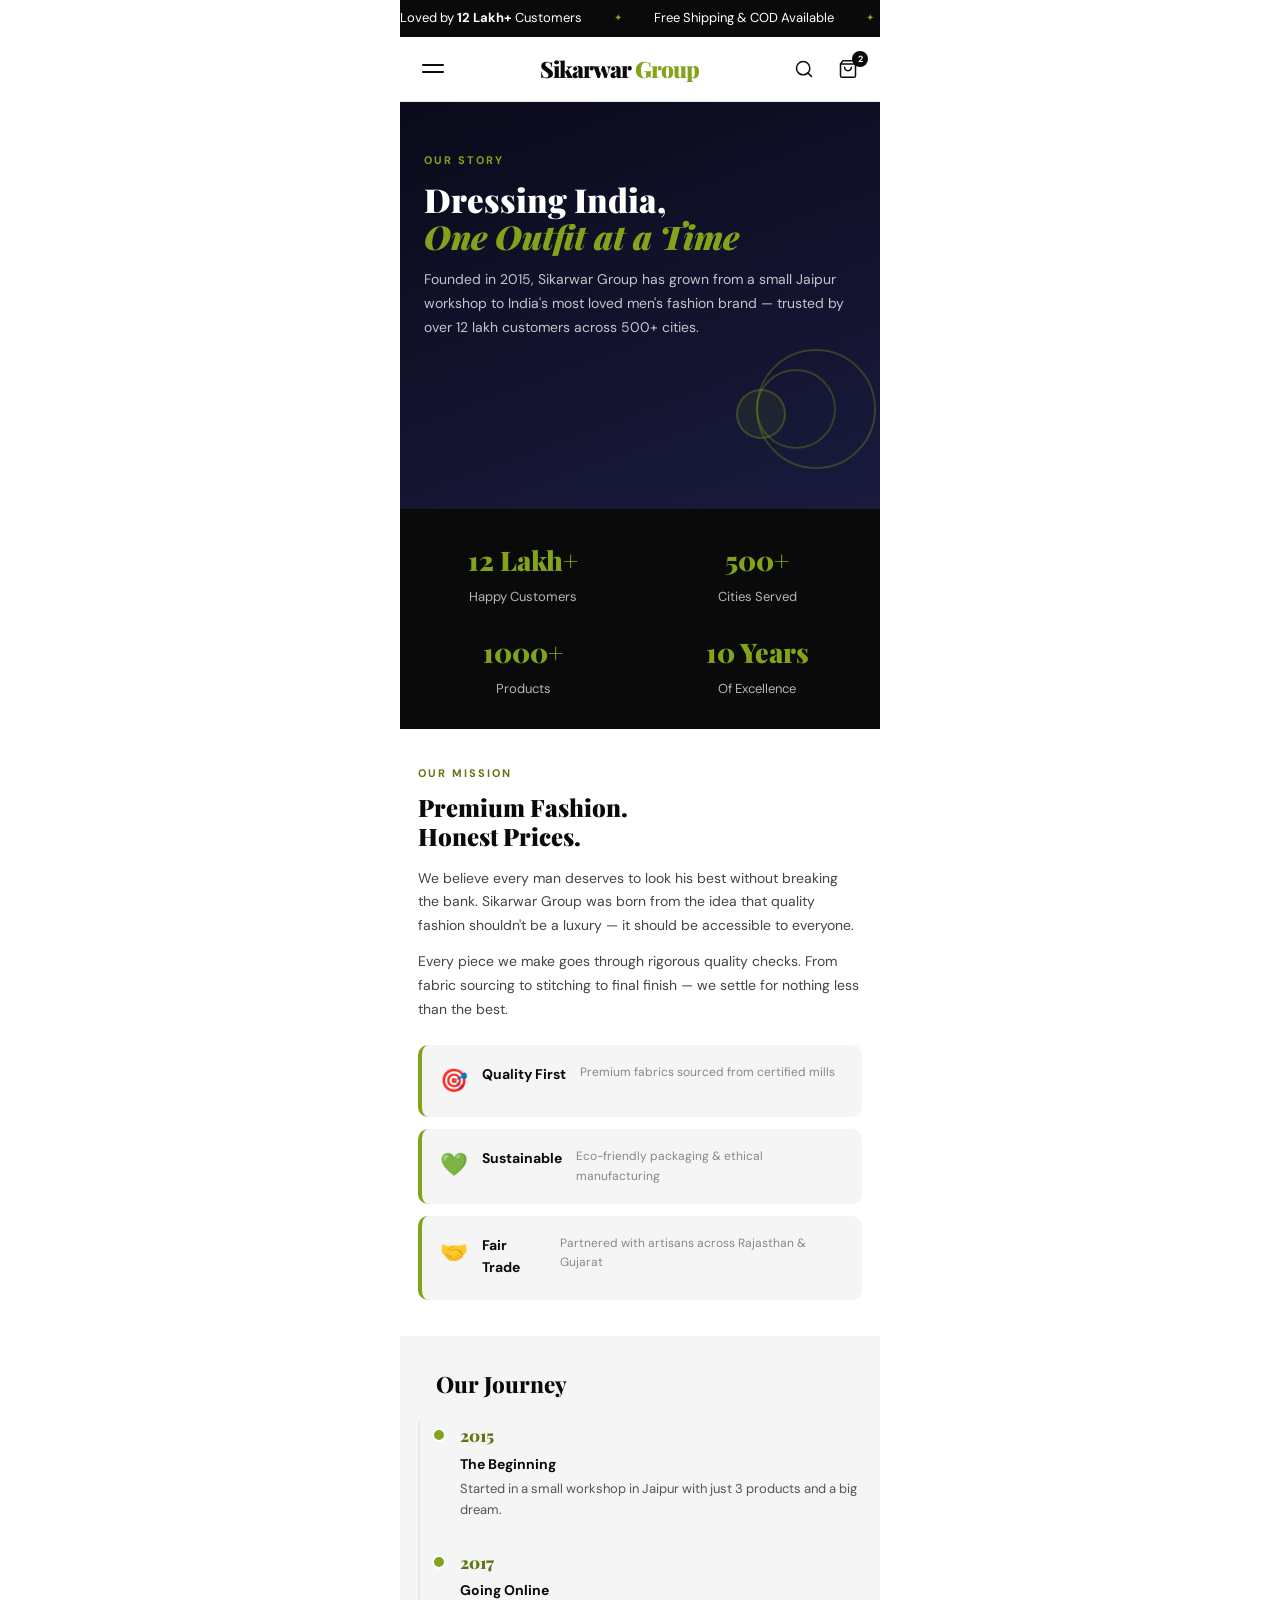
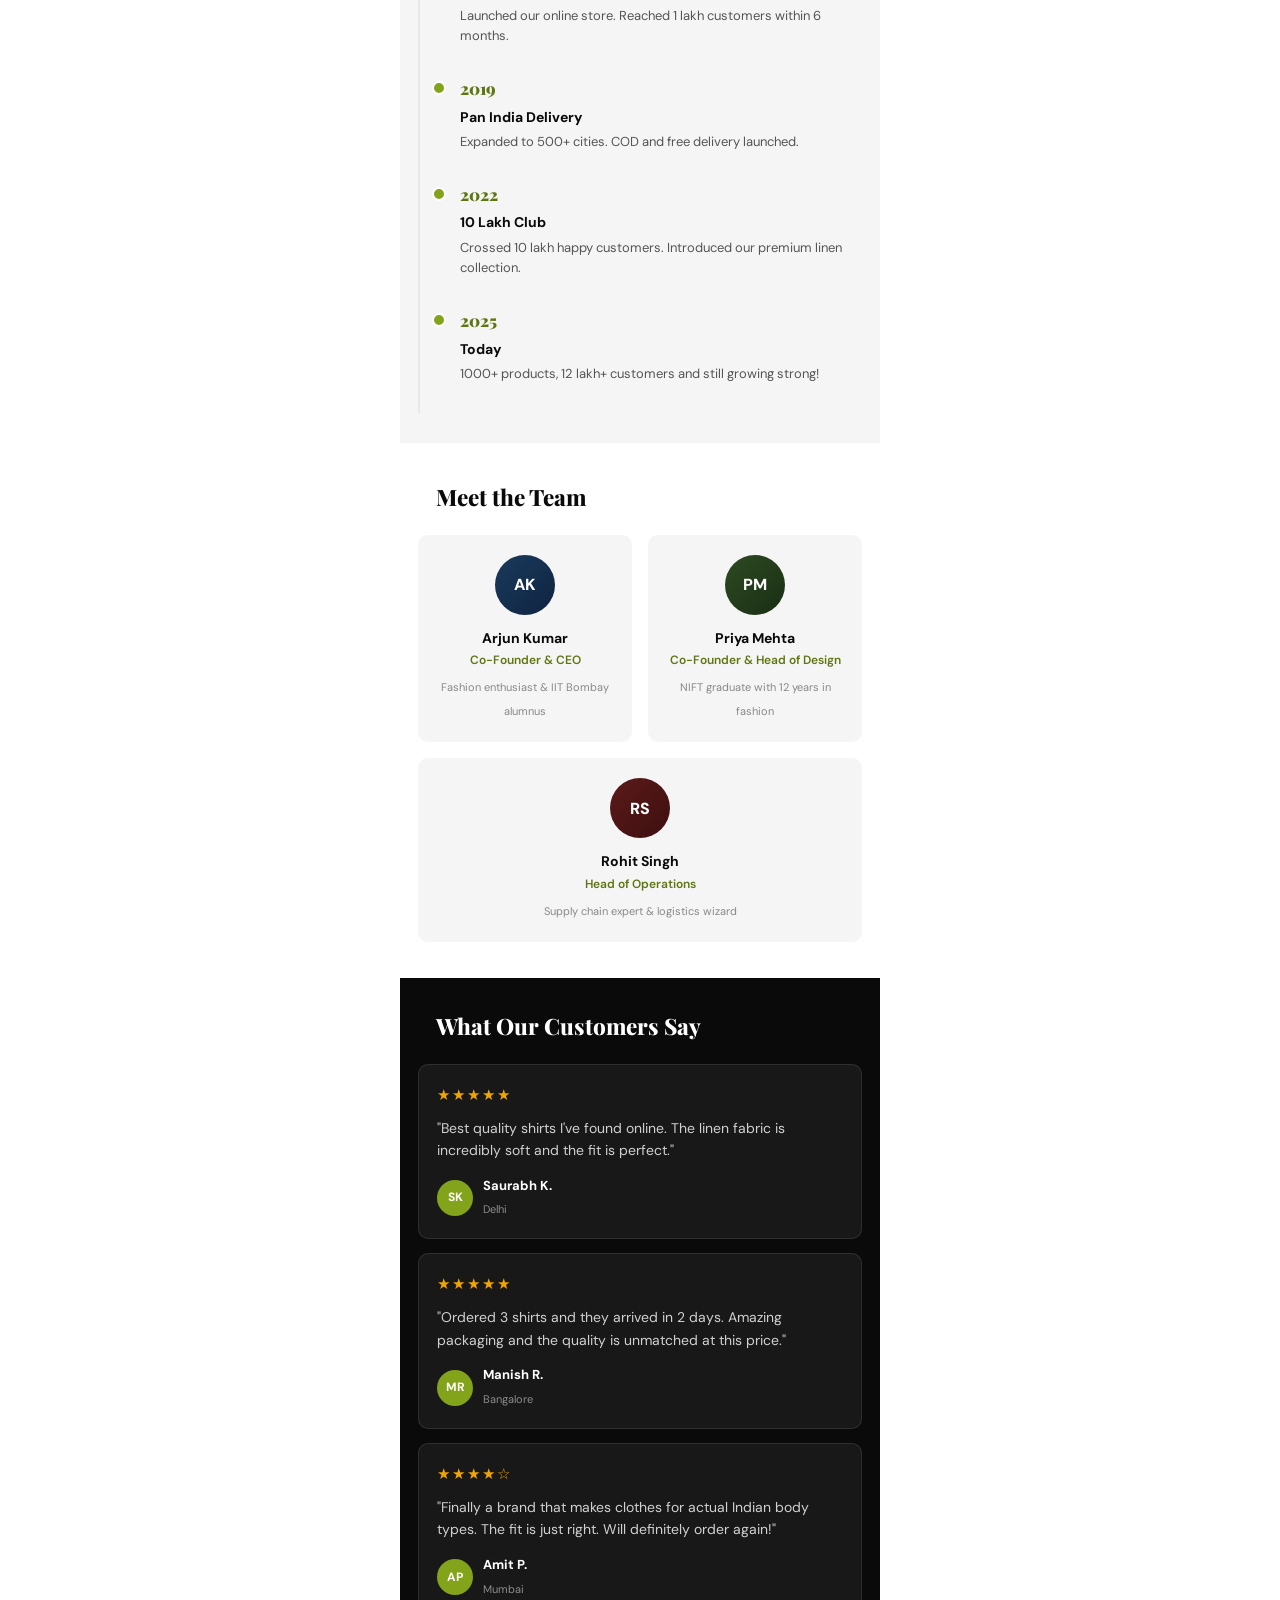
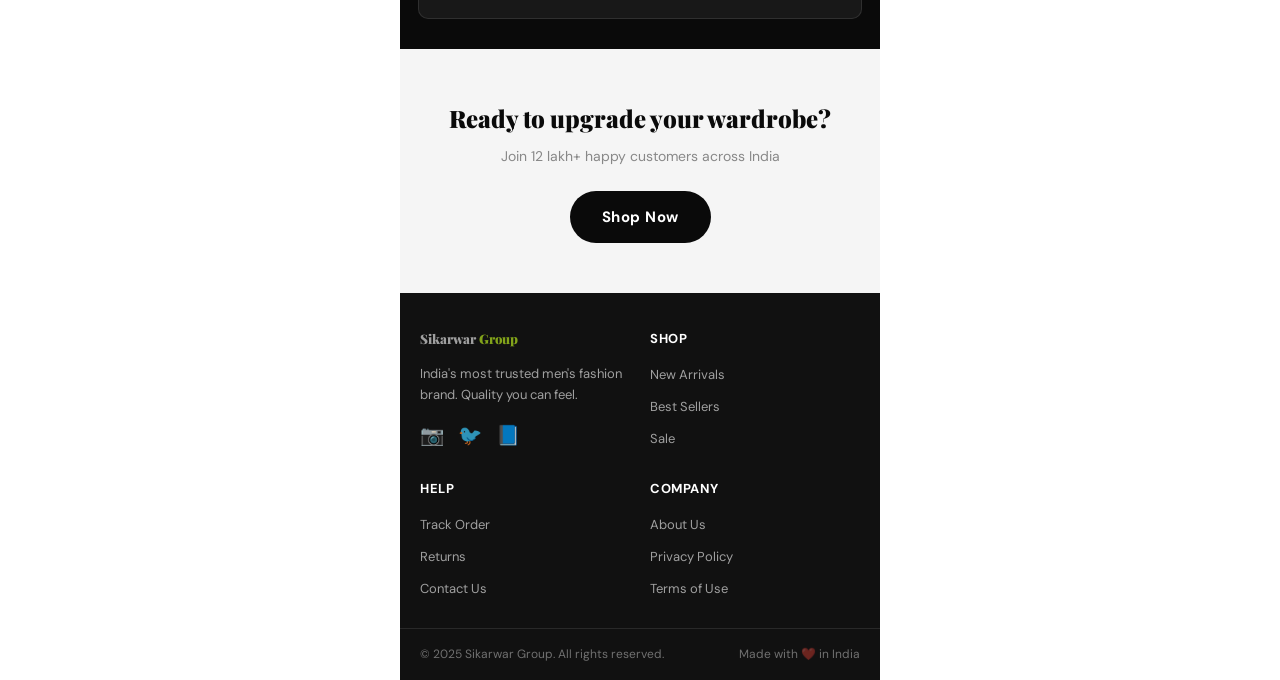
<file: about.html>
<!DOCTYPE html>
<html lang="en">
<head>
  <meta charset="UTF-8">
  <meta name="viewport" content="width=device-width, initial-scale=1.0">
  <title>About Us - Sikarwar Group</title>
  <link rel="preconnect" href="https://fonts.googleapis.com">
  <link href="https://fonts.googleapis.com/css2?family=Playfair+Display:wght@400;700;900&family=DM+Sans:wght@300;400;500;600&display=swap" rel="stylesheet">
  <link rel="stylesheet" href="style.css">
</head>
<body>

  <!-- ANNOUNCEMENT BAR -->
  <div class="announcement-bar">
    <div class="marquee-wrap">
      <div class="marquee-track">
        <span>Loved by <strong>12 Lakh+</strong> Customers</span>
        <span class="dot">✦</span>
        <span>Free Shipping &amp; COD Available</span>
        <span class="dot">✦</span>
        <span>Loved by <strong>12 Lakh+</strong> Customers</span>
        <span class="dot">✦</span>
        <span>Free Shipping &amp; COD Available</span>
        <span class="dot">✦</span>
      </div>
    </div>
  </div>

  <!-- HEADER -->
  <header class="header" id="header">
    <div class="header-inner">
      <button class="menu-toggle" id="menuToggle">
        <span></span><span></span>
      </button>
      <a href="index.html" class="logo">Sikarwar <span>Group</span></a>
      <div class="header-icons">
        <a href="#" class="icon-btn">
          <svg width="20" height="20" viewBox="0 0 24 24" fill="none" stroke="currentColor" stroke-width="1.8" stroke-linecap="round"><circle cx="11" cy="11" r="8"/><path d="m21 21-4.35-4.35"/></svg>
        </a>
        <a href="cart.html" class="icon-btn">
          <svg width="20" height="20" viewBox="0 0 24 24" fill="none" stroke="currentColor" stroke-width="1.8" stroke-linecap="round"><path d="M6 2 3 6v14a2 2 0 0 0 2 2h14a2 2 0 0 0 2-2V6l-3-4z"/><line x1="3" y1="6" x2="21" y2="6"/><path d="M16 10a4 4 0 0 1-8 0"/></svg>
          <span class="cart-count">2</span>
        </a>
      </div>
    </div>
    <div class="menu-drawer" id="menuDrawer">
      <div class="drawer-header">
        <button class="drawer-close" id="drawerClose">✕</button>
        <div class="drawer-search"><input type="text" placeholder="Search..."></div>
      </div>
      <nav class="drawer-nav">
        <ul>
          <li><a href="#">Trending</a></li><li><a href="#">New Arrivals</a></li>
          <li><a href="#">Shirts</a></li><li><a href="#">Trousers</a></li>
        </ul>
      </nav>
    </div>
    <div class="drawer-overlay" id="drawerOverlay"></div>
  </header>

  <!-- ABOUT HERO -->
  <section class="about-hero">
    <div class="about-hero-content">
      <p class="about-tag">Our Story</p>
      <h1>Dressing India,<br><em>One Outfit at a Time</em></h1>
      <p class="about-hero-sub">Founded in 2015, Sikarwar Group has grown from a small Jaipur workshop to India's most loved men's fashion brand — trusted by over 12 lakh customers across 500+ cities.</p>
    </div>
    <div class="about-hero-visual">
      <div class="about-hero-shapes">
        <div class="shape shape-1"></div>
        <div class="shape shape-2"></div>
        <div class="shape shape-3"></div>
      </div>
    </div>
  </section>

  <!-- STATS -->
  <section class="stats-section">
    <div class="stats-grid">
      <div class="stat-item">
        <h3>12 Lakh+</h3>
        <p>Happy Customers</p>
      </div>
      <div class="stat-item">
        <h3>500+</h3>
        <p>Cities Served</p>
      </div>
      <div class="stat-item">
        <h3>1000+</h3>
        <p>Products</p>
      </div>
      <div class="stat-item">
        <h3>10 Years</h3>
        <p>Of Excellence</p>
      </div>
    </div>
  </section>

  <!-- OUR MISSION -->
  <section class="mission-section">
    <div class="mission-inner">
      <div class="mission-text">
        <span class="section-tag">Our Mission</span>
        <h2>Premium Fashion.<br>Honest Prices.</h2>
        <p>We believe every man deserves to look his best without breaking the bank. Sikarwar Group was born from the idea that quality fashion shouldn't be a luxury — it should be accessible to everyone.</p>
        <p>Every piece we make goes through rigorous quality checks. From fabric sourcing to stitching to final finish — we settle for nothing less than the best.</p>
      </div>
      <div class="mission-visual">
        <div class="mission-card mission-card-1">
          <div class="mission-icon">🎯</div>
          <h4>Quality First</h4>
          <p>Premium fabrics sourced from certified mills</p>
        </div>
        <div class="mission-card mission-card-2">
          <div class="mission-icon">💚</div>
          <h4>Sustainable</h4>
          <p>Eco-friendly packaging & ethical manufacturing</p>
        </div>
        <div class="mission-card mission-card-3">
          <div class="mission-icon">🤝</div>
          <h4>Fair Trade</h4>
          <p>Partnered with artisans across Rajasthan & Gujarat</p>
        </div>
      </div>
    </div>
  </section>

  <!-- JOURNEY TIMELINE -->
  <section class="timeline-section">
    <h2 class="section-title">Our Journey</h2>
    <div class="timeline">
      <div class="timeline-item">
        <div class="tl-year">2015</div>
        <div class="tl-content">
          <h4>The Beginning</h4>
          <p>Started in a small workshop in Jaipur with just 3 products and a big dream.</p>
        </div>
      </div>
      <div class="timeline-item right">
        <div class="tl-year">2017</div>
        <div class="tl-content">
          <h4>Going Online</h4>
          <p>Launched our online store. Reached 1 lakh customers within 6 months.</p>
        </div>
      </div>
      <div class="timeline-item">
        <div class="tl-year">2019</div>
        <div class="tl-content">
          <h4>Pan India Delivery</h4>
          <p>Expanded to 500+ cities. COD and free delivery launched.</p>
        </div>
      </div>
      <div class="timeline-item right">
        <div class="tl-year">2022</div>
        <div class="tl-content">
          <h4>10 Lakh Club</h4>
          <p>Crossed 10 lakh happy customers. Introduced our premium linen collection.</p>
        </div>
      </div>
      <div class="timeline-item">
        <div class="tl-year">2025</div>
        <div class="tl-content">
          <h4>Today</h4>
          <p>1000+ products, 12 lakh+ customers and still growing strong!</p>
        </div>
      </div>
    </div>
  </section>

  <!-- TEAM -->
  <section class="team-section">
    <h2 class="section-title">Meet the Team</h2>
    <div class="team-grid">
      <div class="team-card">
        <div class="team-avatar" style="background:linear-gradient(135deg,#1a3a5c,#0f2340);">
          <span>AK</span>
        </div>
        <h4>Arjun Kumar</h4>
        <p>Co-Founder & CEO</p>
        <small>Fashion enthusiast & IIT Bombay alumnus</small>
      </div>
      <div class="team-card">
        <div class="team-avatar" style="background:linear-gradient(135deg,#2d4a22,#1a2e14);">
          <span>PM</span>
        </div>
        <h4>Priya Mehta</h4>
        <p>Co-Founder & Head of Design</p>
        <small>NIFT graduate with 12 years in fashion</small>
      </div>
      <div class="team-card">
        <div class="team-avatar" style="background:linear-gradient(135deg,#5c1a1a,#3d0f0f);">
          <span>RS</span>
        </div>
        <h4>Rohit Singh</h4>
        <p>Head of Operations</p>
        <small>Supply chain expert & logistics wizard</small>
      </div>
    </div>
  </section>

  <!-- TESTIMONIALS -->
  <section class="testimonials-section">
    <h2 class="section-title">What Our Customers Say</h2>
    <div class="testimonials-grid">
      <div class="testimonial-card">
        <div class="stars">★★★★★</div>
        <p>"Best quality shirts I've found online. The linen fabric is incredibly soft and the fit is perfect."</p>
        <div class="reviewer">
          <div class="reviewer-avatar">SK</div>
          <div>
            <strong>Saurabh K.</strong>
            <small>Delhi</small>
          </div>
        </div>
      </div>
      <div class="testimonial-card">
        <div class="stars">★★★★★</div>
        <p>"Ordered 3 shirts and they arrived in 2 days. Amazing packaging and the quality is unmatched at this price."</p>
        <div class="reviewer">
          <div class="reviewer-avatar">MR</div>
          <div>
            <strong>Manish R.</strong>
            <small>Bangalore</small>
          </div>
        </div>
      </div>
      <div class="testimonial-card">
        <div class="stars">★★★★☆</div>
        <p>"Finally a brand that makes clothes for actual Indian body types. The fit is just right. Will definitely order again!"</p>
        <div class="reviewer">
          <div class="reviewer-avatar">AP</div>
          <div>
            <strong>Amit P.</strong>
            <small>Mumbai</small>
          </div>
        </div>
      </div>
    </div>
  </section>

  <!-- CTA -->
  <section class="about-cta">
    <h2>Ready to upgrade your wardrobe?</h2>
    <p>Join 12 lakh+ happy customers across India</p>
    <a href="index.html" class="btn-primary">Shop Now</a>
  </section>

  <!-- FOOTER -->
  <footer class="footer">
    <div class="footer-inner">
      <div class="footer-brand">
        <p class="footer-logo">Sikarwar <span>Group</span></p>
        <p>India's most trusted men's fashion brand. Quality you can feel.</p>
        <div class="social-links">
          <a href="#">📷</a><a href="#">🐦</a><a href="#">📘</a>
        </div>
      </div>
      <div class="footer-links">
        <h5>Shop</h5>
        <ul><li><a href="#">New Arrivals</a></li><li><a href="#">Best Sellers</a></li><li><a href="#">Sale</a></li></ul>
      </div>
      <div class="footer-links">
        <h5>Help</h5>
        <ul><li><a href="#">Track Order</a></li><li><a href="#">Returns</a></li><li><a href="#">Contact Us</a></li></ul>
      </div>
      <div class="footer-links">
        <h5>Company</h5>
        <ul><li><a href="about.html">About Us</a></li><li><a href="#">Privacy Policy</a></li><li><a href="#">Terms of Use</a></li></ul>
      </div>
    </div>
    <div class="footer-bottom">
      <p>© 2025 Sikarwar Group. All rights reserved.</p>
      <p>Made with ❤️ in India</p>
    </div>
  </footer>

  <script src="main.js"></script>
</body>
</html>
</file>
<file: style.css>
/* ============================================
   SIKARWAR GROUP - Main Stylesheet
   ============================================ */

/* --- RESET & VARIABLES --- */
*, *::before, *::after { box-sizing: border-box; margin: 0; padding: 0; }

:root {
  --black: #0a0a0a;
  --white: #ffffff;
  --grey-light: #f5f5f5;
  --grey-mid: #e8e8e8;
  --grey-dark: #888;
  --accent: #82a31a;
  --accent-dark: #5e7612;
  --danger: #e53e3e;
  --font-heading: 'Playfair Display', serif;
  --font-body: 'DM Sans', sans-serif;
  --max-w: 480px;
  --radius: 10px;
  --shadow: 0 2px 16px rgba(0,0,0,0.10);
  --shadow-strong: 0 8px 32px rgba(0,0,0,0.18);
}

html, body {
  font-family: var(--font-body);
  color: var(--black);
  background: var(--white);
  max-width: var(--max-w);
  margin: 0 auto;
  overflow-x: hidden;
  font-size: 15px;
  line-height: 1.6;
}

a { text-decoration: none; color: inherit; }
img { max-width: 100%; display: block; }
button { cursor: pointer; font-family: var(--font-body); }
ul { list-style: none; }

/* ============================================
   ANNOUNCEMENT BAR
   ============================================ */
.announcement-bar {
  background: var(--black);
  color: var(--white);
  padding: 8px 0;
  overflow: hidden;
  font-size: 13px;
}
.marquee-wrap { overflow: hidden; white-space: nowrap; }
.marquee-track {
  display: inline-flex;
  gap: 32px;
  animation: marquee 18s linear infinite;
  padding-right: 32px;
}
.marquee-track span { white-space: nowrap; }
.marquee-track .dot { color: var(--accent); font-size: 10px; align-self: center; }
@keyframes marquee { 0% { transform: translateX(0); } 100% { transform: translateX(-50%); } }

/* ============================================
   HEADER
   ============================================ */
.header {
  position: sticky;
  top: 0;
  z-index: 100;
  background: var(--white);
  border-bottom: 1px solid var(--grey-mid);
}
.header-inner {
  display: flex;
  align-items: center;
  justify-content: space-between;
  padding: 14px 18px;
}
.logo {
  font-family: var(--font-heading);
  font-size: 1.5rem;
  font-weight: 900;
  letter-spacing: -1px;
  color: var(--black);
}
.logo span { color: var(--accent); }
.header-icons { display: flex; gap: 16px; align-items: center; }
.icon-btn {
  position: relative;
  display: flex;
  align-items: center;
  color: var(--black);
  padding: 4px;
}
.cart-count {
  position: absolute;
  top: -4px; right: -6px;
  background: var(--black);
  color: var(--white);
  font-size: 9px;
  width: 16px; height: 16px;
  border-radius: 50%;
  display: flex;
  align-items: center;
  justify-content: center;
  font-weight: 700;
}
.menu-toggle {
  background: none;
  border: none;
  display: flex;
  flex-direction: column;
  gap: 5px;
  padding: 4px;
}
.menu-toggle span {
  display: block;
  width: 22px;
  height: 2px;
  background: var(--black);
  border-radius: 2px;
  transition: 0.3s;
}

/* MENU DRAWER */
.menu-drawer {
  position: fixed;
  top: 0; left: 0;
  width: 100%;
  height: 100%;
  background: var(--white);
  z-index: 200;
  transform: translateX(-100%);
  transition: transform 0.3s cubic-bezier(0.4,0,0.2,1);
  overflow-y: auto;
}
.menu-drawer.open { transform: translateX(0); }
.drawer-overlay {
  display: none;
  position: fixed; inset: 0;
  background: rgba(0,0,0,0.4);
  z-index: 190;
}
.drawer-overlay.show { display: block; }
.drawer-header {
  display: flex;
  align-items: center;
  gap: 12px;
  padding: 16px 18px;
  border-bottom: 1px solid var(--grey-mid);
}
.drawer-close {
  background: none;
  border: none;
  font-size: 20px;
  line-height: 1;
  color: var(--black);
  padding: 4px;
}
.drawer-search input {
  flex: 1;
  border: 1px solid var(--grey-mid);
  border-radius: 8px;
  padding: 8px 14px;
  font-size: 14px;
  font-family: var(--font-body);
  width: 100%;
}
.drawer-nav ul { padding: 8px 0; }
.drawer-nav li a {
  display: block;
  padding: 14px 20px;
  font-size: 15px;
  font-weight: 500;
  border-bottom: 1px solid var(--grey-light);
  text-transform: uppercase;
  letter-spacing: 0.5px;
  transition: background 0.15s;
}
.drawer-nav li a:hover { background: var(--grey-light); }

/* ============================================
   HERO SLIDESHOW
   ============================================ */
.hero { position: relative; overflow: hidden; }
.slideshow { position: relative; }
.slide {
  display: none;
  min-height: 380px;
  padding: 40px 24px;
  display: flex;
  align-items: center;
  gap: 20px;
  position: relative;
}
.slide:not(.active) { display: none !important; }
.slide.active { display: flex !important; }
.slide-content { flex: 1; color: var(--white); }
.slide-tag {
  font-size: 11px;
  font-weight: 600;
  letter-spacing: 2px;
  text-transform: uppercase;
  opacity: 0.8;
  margin-bottom: 10px;
}
.slide-content h1 {
  font-family: var(--font-heading);
  font-size: 2.6rem;
  line-height: 1.1;
  font-weight: 900;
  margin-bottom: 12px;
}
.slide-content h1 em {
  font-style: italic;
  color: rgba(255,255,255,0.75);
}
.slide-sub {
  font-size: 14px;
  opacity: 0.85;
  margin-bottom: 24px;
  line-height: 1.5;
}
.btn-primary {
  display: inline-block;
  background: var(--white);
  color: var(--black);
  padding: 12px 24px;
  border-radius: 50px;
  font-weight: 700;
  font-size: 13px;
  letter-spacing: 0.5px;
  transition: all 0.2s;
}
.btn-primary:hover { background: var(--accent); color: var(--white); }
.slide-img-placeholder { flex: 0 0 120px; display: flex; align-items: center; justify-content: center; }
.img-mock {
  width: 100px; height: 140px;
  border-radius: 12px;
  background: rgba(255,255,255,0.2);
  display: flex;
  align-items: center;
  justify-content: center;
  font-size: 3rem;
}
.img-mock::before {
  font-size: 3rem;
}
.img-mock--shirt::before { content: '👔'; }
.img-mock--formal::before { content: '🧥'; }
.img-mock--street::before { content: '👕'; }

.slide-dots {
  position: absolute;
  bottom: 16px; left: 50%;
  transform: translateX(-50%);
  display: flex; gap: 8px; z-index: 5;
}
.dot-btn {
  width: 8px; height: 8px;
  border-radius: 50%;
  border: 2px solid rgba(255,255,255,0.7);
  background: transparent;
  transition: all 0.2s;
  font-size: 0;
}
.dot-btn.active { background: var(--white); width: 22px; border-radius: 4px; }
.slide-arrow {
  position: absolute;
  top: 50%; transform: translateY(-50%);
  background: rgba(255,255,255,0.2);
  border: none;
  color: white;
  font-size: 1.2rem;
  width: 36px; height: 36px;
  border-radius: 50%;
  z-index: 5;
  transition: background 0.2s;
}
.slide-arrow:hover { background: rgba(255,255,255,0.4); }
.slide-arrow.prev { left: 10px; }
.slide-arrow.next { right: 10px; }

/* ============================================
   CATEGORY PILLS
   ============================================ */
.category-strip { padding: 16px 0; overflow-x: auto; scrollbar-width: none; }
.category-strip::-webkit-scrollbar { display: none; }
.category-pills { display: flex; gap: 10px; padding: 0 18px; }
.pill {
  flex: 0 0 auto;
  padding: 8px 18px;
  border: 1.5px solid var(--grey-mid);
  border-radius: 50px;
  font-size: 13px;
  font-weight: 500;
  transition: all 0.2s;
  white-space: nowrap;
}
.pill:hover, .pill.active {
  background: var(--black);
  color: var(--white);
  border-color: var(--black);
}

/* ============================================
   PRODUCTS SECTION
   ============================================ */
.products-section { padding: 20px 0 30px; }
.section-header {
  display: flex;
  justify-content: space-between;
  align-items: center;
  padding: 0 18px 16px;
}
.section-header h2 {
  font-family: var(--font-heading);
  font-size: 1.5rem;
  font-weight: 800;
}
.see-all { font-size: 13px; font-weight: 600; color: var(--accent-dark); }
.section-title {
  font-family: var(--font-heading);
  font-size: 1.5rem;
  font-weight: 800;
  padding: 0 18px 20px;
}

.products-grid {
  display: grid;
  grid-template-columns: 1fr 1fr;
  gap: 12px;
  padding: 0 18px;
}
.product-card { display: block; }
.product-img {
  position: relative;
  border-radius: var(--radius);
  overflow: hidden;
  aspect-ratio: 3/4;
  background: var(--grey-light);
  margin-bottom: 10px;
}
.product-img-mock {
  width: 100%; height: 100%;
  display: flex;
  align-items: center;
  justify-content: center;
  font-size: 3rem;
  transition: transform 0.3s ease;
}
.product-card:hover .product-img-mock { transform: scale(1.04); }

/* Mock colors */
.mock-blue { background: linear-gradient(160deg, #1a3a5c, #0f2340); }
.mock-blue::after { content: '👔'; font-size: 3rem; display: flex; align-items: center; justify-content: center; height: 100%; }
.mock-olive { background: linear-gradient(160deg, #2d4a22, #1a2e14); }
.mock-olive::after { content: '👖'; font-size: 3rem; display: flex; align-items: center; justify-content: center; height: 100%; }
.mock-white { background: linear-gradient(160deg, #e8e8e0, #d0d0c8); }
.mock-white::after { content: '👕'; font-size: 3rem; display: flex; align-items: center; justify-content: center; height: 100%; }
.mock-black { background: linear-gradient(160deg, #1a1a1a, #0a0a0a); }
.mock-black::after { content: '👖'; font-size: 3rem; display: flex; align-items: center; justify-content: center; height: 100%; }
.mock-mustard { background: linear-gradient(160deg, #c8a020, #8a6c10); }
.mock-mustard::after { content: '👕'; font-size: 3rem; display: flex; align-items: center; justify-content: center; height: 100%; }
.mock-grey { background: linear-gradient(160deg, #606060, #3a3a3a); }
.mock-grey::after { content: '🧥'; font-size: 3rem; display: flex; align-items: center; justify-content: center; height: 100%; }

.badge {
  position: absolute;
  top: 10px; left: 10px;
  background: var(--black);
  color: var(--white);
  font-size: 9px;
  font-weight: 700;
  padding: 3px 8px;
  border-radius: 4px;
  letter-spacing: 0.5px;
}
.badge-hot { background: var(--danger); }
.wishlist-btn {
  position: absolute;
  top: 8px; right: 8px;
  background: rgba(255,255,255,0.9);
  border: none;
  width: 32px; height: 32px;
  border-radius: 50%;
  font-size: 16px;
  display: flex;
  align-items: center;
  justify-content: center;
  transition: all 0.2s;
  box-shadow: var(--shadow);
}
.wishlist-btn:hover { background: var(--white); transform: scale(1.1); }
.product-info { padding: 0 2px; }
.product-name { font-size: 13px; font-weight: 500; margin-bottom: 6px; line-height: 1.3; }
.product-price { display: flex; align-items: center; gap: 6px; flex-wrap: wrap; }
.price-sale { font-size: 14px; font-weight: 700; }
.price-original { font-size: 12px; color: var(--grey-dark); text-decoration: line-through; }
.discount { font-size: 11px; color: var(--accent-dark); font-weight: 700; }

/* ============================================
   OFFER BANNER
   ============================================ */
.offer-banner {
  margin: 20px 18px;
  background: linear-gradient(135deg, var(--black) 0%, #2d2d2d 100%);
  border-radius: 16px;
  overflow: hidden;
}
.offer-inner {
  display: flex;
  align-items: center;
  justify-content: space-between;
  padding: 28px 24px;
}
.offer-text h3 { font-family: var(--font-heading); font-size: 1.8rem; color: var(--white); font-weight: 900; margin-bottom: 4px; }
.offer-text p { color: rgba(255,255,255,0.75); font-size: 13px; margin-bottom: 16px; }
.btn-white {
  display: inline-block;
  background: var(--white);
  color: var(--black);
  padding: 10px 20px;
  border-radius: 50px;
  font-weight: 700;
  font-size: 13px;
}
.offer-visual { position: relative; flex: 0 0 80px; text-align: center; }
.offer-circle {
  width: 70px; height: 70px;
  border-radius: 50%;
  border: 3px solid rgba(255,255,255,0.3);
  background: rgba(255,255,255,0.08);
}
.offer-number {
  position: absolute;
  top: 50%; left: 50%;
  transform: translate(-50%, -50%);
  font-family: var(--font-heading);
  font-size: 1.8rem;
  font-weight: 900;
  color: var(--white);
}

/* ============================================
   CATEGORY GRID
   ============================================ */
.cat-grid-section { padding: 10px 0 30px; }
.cat-grid {
  display: grid;
  grid-template-columns: 1fr 1fr;
  grid-template-rows: 160px 160px;
  gap: 10px;
  padding: 0 18px;
}
.cat-tile {
  border-radius: var(--radius);
  overflow: hidden;
  display: flex;
  flex-direction: column;
  align-items: center;
  justify-content: flex-end;
  padding-bottom: 16px;
  position: relative;
  transition: transform 0.2s;
}
.cat-tile:hover { transform: scale(1.02); }
.cat-tile--tall { grid-row: span 2; }
.cat-tile span {
  color: var(--white);
  font-weight: 700;
  font-size: 14px;
  text-transform: uppercase;
  letter-spacing: 1px;
  position: relative;
  z-index: 2;
}
.cat-mock {
  position: absolute;
  top: 50%; left: 50%;
  transform: translate(-50%, -60%);
  font-size: 3rem;
}
.cat-mock::before { font-size: 3.5rem; }
.cat-mock--shirt::before { content: '👔'; }
.cat-mock--trouser::before { content: '👖'; }
.cat-mock--jacket::before { content: '🧥'; }
.cat-mock--jeans::before { content: '👖'; }

/* ============================================
   WHY US
   ============================================ */
.why-us {
  padding: 30px 18px;
  background: var(--grey-light);
}
.why-us h2 { font-family: var(--font-heading); font-size: 1.4rem; font-weight: 800; margin-bottom: 20px; }
.features-row {
  display: grid;
  grid-template-columns: 1fr 1fr;
  gap: 16px;
}
.feature {
  background: var(--white);
  border-radius: var(--radius);
  padding: 18px 14px;
  text-align: center;
}
.feature-icon { font-size: 1.6rem; margin-bottom: 8px; }
.feature h4 { font-size: 13px; font-weight: 700; margin-bottom: 4px; }
.feature p { font-size: 12px; color: var(--grey-dark); }

/* ============================================
   NEWSLETTER
   ============================================ */
.newsletter {
  background: var(--black);
  color: var(--white);
  padding: 36px 24px;
  text-align: center;
}
.newsletter h3 { font-family: var(--font-heading); font-size: 1.5rem; margin-bottom: 6px; }
.newsletter p { color: rgba(255,255,255,0.7); font-size: 14px; margin-bottom: 20px; }
.newsletter-form { display: flex; gap: 8px; }
.newsletter-form input {
  flex: 1;
  border: 1px solid rgba(255,255,255,0.3);
  background: rgba(255,255,255,0.1);
  color: var(--white);
  padding: 12px 14px;
  border-radius: 8px;
  font-family: var(--font-body);
  font-size: 14px;
}
.newsletter-form input::placeholder { color: rgba(255,255,255,0.5); }
.newsletter-form button {
  background: var(--accent);
  color: var(--white);
  border: none;
  padding: 12px 18px;
  border-radius: 8px;
  font-weight: 700;
  font-size: 14px;
}

/* ============================================
   FOOTER
   ============================================ */
.footer {
  background: #111;
  color: rgba(255,255,255,0.8);
  padding: 36px 0 0;
}
.footer-inner {
  display: grid;
  grid-template-columns: 1fr 1fr;
  gap: 28px 20px;
  padding: 0 20px 28px;
}
.footer-logo { font-family: var(--font-heading); font-size: 1.3rem; font-weight: 900; color: var(--white); margin-bottom: 8px; }
.footer-logo span { color: var(--accent); }
.footer-brand p { font-size: 13px; color: rgba(255,255,255,0.6); margin-bottom: 14px; }
.social-links { display: flex; gap: 14px; font-size: 1.3rem; }
.footer-links h5 { color: var(--white); font-size: 13px; font-weight: 700; text-transform: uppercase; letter-spacing: 0.5px; margin-bottom: 12px; }
.footer-links ul { display: flex; flex-direction: column; gap: 8px; }
.footer-links li a { font-size: 13px; color: rgba(255,255,255,0.6); transition: color 0.15s; }
.footer-links li a:hover { color: var(--white); }
.footer-bottom {
  border-top: 1px solid rgba(255,255,255,0.1);
  padding: 16px 20px;
  display: flex;
  justify-content: space-between;
  align-items: center;
  font-size: 12px;
  color: rgba(255,255,255,0.4);
}

/* ============================================
   BREADCRUMB
   ============================================ */
.breadcrumb {
  padding: 12px 18px;
  font-size: 12px;
  color: var(--grey-dark);
  border-bottom: 1px solid var(--grey-mid);
}
.breadcrumb a { color: var(--grey-dark); }
.breadcrumb a:hover { color: var(--black); }

/* ============================================
   PRODUCT DETAIL PAGE
   ============================================ */
.product-detail {
  display: flex;
  flex-direction: column;
}

/* Gallery */
.product-gallery { display: flex; gap: 10px; padding: 16px 18px; }
.thumb-list { display: flex; flex-direction: column; gap: 8px; }
.thumb {
  width: 56px; height: 72px;
  border-radius: 8px;
  overflow: hidden;
  border: 2px solid transparent;
  background: none;
  padding: 2px;
  transition: border-color 0.2s;
}
.thumb.active { border-color: var(--black); }
.thumb-mock { width: 100%; height: 100%; border-radius: 6px; }
.main-image { flex: 1; position: relative; border-radius: 14px; overflow: hidden; aspect-ratio: 3/4; }
.main-img-mock {
  width: 100%; height: 100%;
  display: flex;
  align-items: center;
  justify-content: center;
  transition: all 0.3s;
}
.shirt-silhouette { font-size: 5rem; }
.wishlist-btn-large {
  position: absolute;
  top: 12px; right: 12px;
  background: rgba(255,255,255,0.9);
  border: none;
  width: 40px; height: 40px;
  border-radius: 50%;
  font-size: 20px;
  display: flex;
  align-items: center;
  justify-content: center;
  box-shadow: var(--shadow);
}
.badge-large {
  position: absolute;
  top: 12px; left: 12px;
  background: var(--danger);
  color: var(--white);
  font-size: 12px;
  font-weight: 700;
  padding: 4px 10px;
  border-radius: 6px;
}

/* Product Info Panel */
.product-info-panel { padding: 0 18px 24px; }
.product-brand-tag {
  font-size: 11px;
  letter-spacing: 1.5px;
  text-transform: uppercase;
  color: var(--grey-dark);
  margin-bottom: 6px;
  font-weight: 600;
}
.product-title {
  font-family: var(--font-heading);
  font-size: 1.5rem;
  font-weight: 800;
  line-height: 1.2;
  margin-bottom: 12px;
}
.rating-row { display: flex; align-items: center; gap: 8px; margin-bottom: 14px; }
.stars { color: #f0a500; letter-spacing: 2px; }
.rating-count { font-size: 12px; color: var(--grey-dark); }
.price-section { display: flex; align-items: center; gap: 10px; margin-bottom: 4px; flex-wrap: wrap; }
.price-big { font-size: 1.6rem; font-weight: 800; }
.price-struck { font-size: 14px; color: var(--grey-dark); text-decoration: line-through; }
.save-tag {
  background: #e8f5e9;
  color: #2e7d32;
  font-size: 11px;
  font-weight: 700;
  padding: 3px 8px;
  border-radius: 4px;
}
.tax-note { font-size: 11px; color: var(--grey-dark); margin-bottom: 20px; }

/* Options */
.option-group { margin-bottom: 18px; }
.option-label { font-size: 13px; margin-bottom: 10px; color: var(--grey-dark); }
.option-label strong { color: var(--black); }
.color-swatches { display: flex; gap: 10px; }
.swatch {
  width: 32px; height: 32px;
  border-radius: 50%;
  border: 3px solid transparent;
  outline: 2px solid transparent;
  transition: all 0.2s;
  cursor: pointer;
}
.swatch.active { outline: 2px solid var(--black); outline-offset: 2px; }
.size-buttons { display: flex; gap: 8px; flex-wrap: wrap; margin-bottom: 8px; }
.size-btn {
  min-width: 48px;
  padding: 8px 10px;
  border: 1.5px solid var(--grey-mid);
  border-radius: 8px;
  font-size: 13px;
  font-weight: 600;
  background: var(--white);
  transition: all 0.2s;
}
.size-btn:hover, .size-btn.active {
  border-color: var(--black);
  background: var(--black);
  color: var(--white);
}
.size-guide-link { font-size: 12px; color: var(--accent-dark); font-weight: 600; text-decoration: underline; }

/* CTA */
.cta-buttons { display: flex; gap: 10px; margin-bottom: 20px; }
.btn-add-cart {
  flex: 1;
  padding: 15px;
  background: var(--white);
  border: 2px solid var(--black);
  border-radius: 10px;
  font-weight: 700;
  font-size: 14px;
  transition: all 0.2s;
}
.btn-add-cart:hover { background: var(--grey-light); }
.btn-buy-now {
  flex: 1;
  padding: 15px;
  background: var(--black);
  color: var(--white);
  border: 2px solid var(--black);
  border-radius: 10px;
  font-weight: 700;
  font-size: 14px;
  transition: all 0.2s;
}
.btn-buy-now:hover { background: #333; }

/* Offers */
.offers-box {
  background: #fffef0;
  border: 1px solid #e8d810;
  border-radius: var(--radius);
  padding: 14px 16px;
  margin-bottom: 20px;
}
.offers-box h4 { font-size: 13px; font-weight: 700; margin-bottom: 10px; }
.offer-item { font-size: 13px; margin-bottom: 6px; }

/* Accordion */
.accordion { border-top: 1px solid var(--grey-mid); }
.acc-item { border-bottom: 1px solid var(--grey-mid); }
.acc-header {
  width: 100%;
  background: none;
  border: none;
  padding: 16px 0;
  font-size: 14px;
  font-weight: 600;
  display: flex;
  justify-content: space-between;
  align-items: center;
  font-family: var(--font-body);
}
.acc-arrow { font-size: 20px; font-weight: 300; transition: transform 0.2s; }
.acc-header.open .acc-arrow { transform: rotate(45deg); }
.acc-body { display: none; padding: 0 0 16px; font-size: 13px; color: #444; line-height: 1.8; }
.acc-body.open { display: block; }
.acc-body ul { padding-left: 16px; list-style: disc; }

/* Sticky CTA */
.sticky-cta {
  position: fixed;
  bottom: 0; left: 50%;
  transform: translateX(-50%);
  width: 100%; max-width: var(--max-w);
  background: var(--white);
  border-top: 1px solid var(--grey-mid);
  padding: 12px 18px;
  display: flex;
  align-items: center;
  justify-content: space-between;
  box-shadow: 0 -4px 20px rgba(0,0,0,0.1);
  z-index: 50;
}
.sticky-price { display: flex; align-items: center; gap: 8px; }
.sticky-price span { font-size: 1.2rem; font-weight: 800; }
.sticky-price del { font-size: 13px; color: var(--grey-dark); }
.sticky-btn {
  background: var(--black);
  color: var(--white);
  border: none;
  padding: 13px 28px;
  border-radius: 10px;
  font-weight: 700;
  font-size: 14px;
}

/* ============================================
   CART PAGE
   ============================================ */
.cart-tabs {
  display: flex;
  border-bottom: 2px solid var(--grey-mid);
  padding: 0 18px;
  gap: 0;
}
.cart-tab {
  flex: 1;
  padding: 14px 10px;
  background: none;
  border: none;
  font-size: 14px;
  font-weight: 600;
  border-bottom: 3px solid transparent;
  margin-bottom: -2px;
  transition: all 0.2s;
  font-family: var(--font-body);
}
.cart-tab.active { border-bottom-color: var(--black); }

.cart-section { padding: 18px; }
.cart-items { display: flex; flex-direction: column; gap: 14px; margin-bottom: 20px; }
.cart-item {
  display: flex;
  gap: 12px;
  background: var(--grey-light);
  border-radius: var(--radius);
  padding: 14px;
}
.cart-item-img { flex: 0 0 80px; }
.cart-img-mock {
  width: 80px; height: 100px;
  border-radius: 8px;
}
.cart-item-details { flex: 1; }
.cart-item-name { font-size: 14px; font-weight: 600; margin-bottom: 4px; line-height: 1.3; }
.cart-item-meta { font-size: 12px; color: var(--grey-dark); margin-bottom: 8px; }
.cart-item-price { display: flex; gap: 8px; align-items: center; margin-bottom: 10px; }
.cart-price-sale { font-weight: 700; font-size: 15px; }
.cart-price-orig { font-size: 12px; color: var(--grey-dark); text-decoration: line-through; }
.cart-qty-row { display: flex; align-items: center; justify-content: space-between; }
.qty-control {
  display: flex;
  align-items: center;
  gap: 0;
  border: 1.5px solid var(--grey-mid);
  border-radius: 8px;
  overflow: hidden;
}
.qty-control button {
  background: var(--white);
  border: none;
  width: 32px; height: 32px;
  font-size: 18px;
  font-weight: 300;
}
.qty-control span { width: 32px; text-align: center; font-weight: 600; font-size: 14px; }
.remove-btn {
  background: none;
  border: none;
  color: var(--danger);
  font-size: 12px;
  font-weight: 600;
}

/* Coupon */
.coupon-box {
  background: var(--grey-light);
  border-radius: var(--radius);
  padding: 16px;
  margin-bottom: 16px;
}
.coupon-box h4 { font-size: 14px; font-weight: 700; margin-bottom: 10px; }
.coupon-row { display: flex; gap: 8px; }
.coupon-row input {
  flex: 1;
  border: 1.5px solid var(--grey-mid);
  border-radius: 8px;
  padding: 10px 12px;
  font-size: 13px;
  font-family: var(--font-body);
}
.coupon-row button {
  background: var(--black);
  color: var(--white);
  border: none;
  padding: 10px 18px;
  border-radius: 8px;
  font-weight: 700;
  font-size: 13px;
}
.coupon-msg { font-size: 12px; margin-top: 6px; }
.coupon-msg.success { color: #2e7d32; }
.coupon-msg.error { color: var(--danger); }

/* Order Summary */
.order-summary {
  background: var(--grey-light);
  border-radius: var(--radius);
  padding: 18px;
  margin-bottom: 18px;
}
.order-summary h4 { font-size: 14px; font-weight: 700; margin-bottom: 14px; }
.summary-row {
  display: flex;
  justify-content: space-between;
  font-size: 13px;
  margin-bottom: 10px;
}
.discount-row span:last-child { color: #2e7d32; font-weight: 600; }
.free-tag { color: #2e7d32; font-weight: 700; }
.summary-divider { border-top: 1px solid var(--grey-mid); margin: 10px 0; }
.total-row { font-weight: 800; font-size: 15px; }
.savings-line {
  font-size: 12px;
  color: #2e7d32;
  font-weight: 600;
  margin-top: 8px;
  text-align: center;
}
.btn-checkout {
  width: 100%;
  padding: 16px;
  background: var(--black);
  color: var(--white);
  border: none;
  border-radius: 10px;
  font-weight: 700;
  font-size: 15px;
  margin-bottom: 14px;
}
.continue-shopping {
  display: block;
  text-align: center;
  font-size: 13px;
  color: var(--accent-dark);
  font-weight: 600;
}

/* ============================================
   CHECKOUT FORM
   ============================================ */
.checkout-section { padding: 18px; }
.checkout-progress {
  display: flex;
  align-items: center;
  justify-content: center;
  margin-bottom: 24px;
  gap: 0;
}
.step { display: flex; flex-direction: column; align-items: center; gap: 4px; }
.step-circle {
  width: 32px; height: 32px;
  border-radius: 50%;
  border: 2px solid var(--grey-mid);
  background: var(--white);
  display: flex;
  align-items: center;
  justify-content: center;
  font-size: 13px;
  font-weight: 700;
}
.step.active .step-circle { border-color: var(--black); background: var(--black); color: var(--white); }
.step.done .step-circle { border-color: var(--accent); background: var(--accent); color: var(--white); }
.step span { font-size: 11px; font-weight: 600; color: var(--grey-dark); }
.step.active span { color: var(--black); }
.step-line { flex: 1; height: 2px; background: var(--grey-mid); min-width: 40px; margin: 0 4px; margin-bottom: 16px; }
.step-line.done { background: var(--accent); }

.checkout-body { display: flex; flex-direction: column; gap: 20px; }
.checkout-form h3 { font-family: var(--font-heading); font-size: 1.2rem; font-weight: 800; margin-bottom: 16px; }
.form-row { display: grid; grid-template-columns: 1fr 1fr; gap: 12px; }
.form-group { display: flex; flex-direction: column; gap: 6px; margin-bottom: 14px; }
.form-group label { font-size: 12px; font-weight: 700; text-transform: uppercase; letter-spacing: 0.5px; color: var(--grey-dark); }
.form-group input, .form-group select {
  border: 1.5px solid var(--grey-mid);
  border-radius: 8px;
  padding: 12px 14px;
  font-size: 14px;
  font-family: var(--font-body);
  transition: border-color 0.2s;
}
.form-group input:focus, .form-group select:focus { outline: none; border-color: var(--black); }

/* Payment */
.payment-options { display: flex; flex-direction: column; gap: 10px; margin-bottom: 16px; }
.payment-option {
  display: flex;
  align-items: center;
  gap: 12px;
  padding: 14px 16px;
  border: 2px solid var(--grey-mid);
  border-radius: 10px;
  cursor: pointer;
  transition: border-color 0.2s;
}
.payment-option.active { border-color: var(--black); }
.payment-option input { display: none; }
.pay-icon { font-size: 1.4rem; }
.payment-option strong { display: block; font-size: 14px; }
.payment-option p { font-size: 12px; color: var(--grey-dark); margin: 0; }
.upi-section { margin-bottom: 20px; }
.upi-apps { display: flex; gap: 8px; margin-top: 10px; }
.upi-app-btn {
  flex: 1;
  padding: 10px 6px;
  border: 1.5px solid var(--grey-mid);
  border-radius: 8px;
  font-size: 12px;
  font-weight: 600;
  background: var(--white);
}
.btn-place-order {
  width: 100%;
  padding: 16px;
  background: var(--black);
  color: var(--white);
  border: none;
  border-radius: 10px;
  font-weight: 700;
  font-size: 15px;
  margin-top: 8px;
}

/* Mini Summary */
.mini-summary {
  background: var(--grey-light);
  border-radius: var(--radius);
  padding: 18px;
}
.mini-summary h4 { font-size: 14px; font-weight: 700; margin-bottom: 14px; }
.mini-item { display: flex; gap: 12px; margin-bottom: 14px; }
.mini-img { width: 50px; height: 64px; border-radius: 8px; flex: 0 0 50px; }
.mini-item p { font-size: 13px; font-weight: 500; margin-bottom: 2px; }
.mini-item small { font-size: 11px; color: var(--grey-dark); display: block; margin-bottom: 4px; }
.mini-item strong { font-size: 14px; font-weight: 700; }
.mini-divider { border-top: 1px solid var(--grey-mid); margin: 10px 0; }
.mini-row { display: flex; justify-content: space-between; font-size: 13px; margin-bottom: 6px; }
.mini-total { font-weight: 800; font-size: 15px; margin-top: 8px; }

/* Success Modal */
.success-modal {
  position: fixed; inset: 0;
  display: flex;
  align-items: center;
  justify-content: center;
  z-index: 300;
  padding: 20px;
}
.success-inner {
  background: var(--white);
  border-radius: 20px;
  padding: 36px 24px;
  text-align: center;
  max-width: 340px;
  width: 100%;
  box-shadow: var(--shadow-strong);
  position: relative;
  z-index: 301;
}
.success-icon { font-size: 3rem; margin-bottom: 14px; }
.success-inner h2 { font-family: var(--font-heading); font-size: 1.6rem; margin-bottom: 10px; }
.success-inner p { font-size: 14px; color: #444; margin-bottom: 6px; }
.delivery-est { font-size: 13px; }
.modal-overlay {
  position: fixed; inset: 0;
  background: rgba(0,0,0,0.5);
  z-index: 299;
}

/* ============================================
   ABOUT PAGE
   ============================================ */
.about-hero {
  display: flex;
  flex-direction: column;
  background: linear-gradient(160deg, #0a0a1a 0%, #1a1a3e 100%);
  padding: 50px 24px 40px;
  color: var(--white);
  position: relative;
  overflow: hidden;
}
.about-tag {
  font-size: 11px;
  letter-spacing: 2px;
  text-transform: uppercase;
  color: var(--accent);
  font-weight: 700;
  margin-bottom: 12px;
}
.about-hero-content h1 {
  font-family: var(--font-heading);
  font-size: 2.2rem;
  font-weight: 900;
  line-height: 1.1;
  margin-bottom: 14px;
}
.about-hero-content h1 em { color: var(--accent); font-style: italic; }
.about-hero-sub { font-size: 14px; color: rgba(255,255,255,0.75); line-height: 1.7; }
.about-hero-visual { margin-top: 30px; height: 100px; position: relative; }
.shape {
  position: absolute;
  border-radius: 50%;
  border: 2px solid rgba(130,163,26,0.3);
}
.shape-1 { width: 80px; height: 80px; top: 0; right: 20px; }
.shape-2 { width: 50px; height: 50px; top: 20px; right: 70px; background: rgba(130,163,26,0.1); }
.shape-3 { width: 120px; height: 120px; top: -20px; right: -20px; }

.stats-section { background: var(--black); color: var(--white); padding: 30px 18px; }
.stats-grid { display: grid; grid-template-columns: 1fr 1fr; gap: 24px; }
.stat-item { text-align: center; }
.stat-item h3 { font-family: var(--font-heading); font-size: 1.8rem; font-weight: 900; color: var(--accent); }
.stat-item p { font-size: 13px; color: rgba(255,255,255,0.7); margin-top: 4px; }

.mission-section { padding: 36px 18px; }
.section-tag {
  font-size: 11px;
  letter-spacing: 2px;
  text-transform: uppercase;
  color: var(--accent-dark);
  font-weight: 700;
  display: block;
  margin-bottom: 10px;
}
.mission-text h2 { font-family: var(--font-heading); font-size: 1.6rem; font-weight: 900; margin-bottom: 16px; line-height: 1.2; }
.mission-text p { font-size: 14px; color: #444; margin-bottom: 12px; line-height: 1.7; }
.mission-visual { display: flex; flex-direction: column; gap: 12px; margin-top: 24px; }
.mission-card {
  background: var(--grey-light);
  border-radius: var(--radius);
  padding: 18px;
  display: flex;
  align-items: flex-start;
  gap: 14px;
  border-left: 4px solid var(--accent);
}
.mission-icon { font-size: 1.5rem; flex: 0 0 auto; }
.mission-card h4 { font-size: 14px; font-weight: 700; margin-bottom: 4px; }
.mission-card p { font-size: 12px; color: var(--grey-dark); }

.timeline-section { padding: 30px 18px; background: var(--grey-light); }
.timeline { position: relative; padding-left: 20px; border-left: 2px solid var(--grey-mid); }
.timeline-item { position: relative; padding: 0 0 28px 20px; }
.tl-year {
  font-family: var(--font-heading);
  font-size: 1.1rem;
  font-weight: 900;
  color: var(--accent-dark);
  margin-bottom: 4px;
}
.tl-content h4 { font-size: 14px; font-weight: 700; margin-bottom: 4px; }
.tl-content p { font-size: 13px; color: #555; }
.timeline-item::before {
  content: '';
  position: absolute;
  left: -8px;
  top: 6px;
  width: 14px; height: 14px;
  border-radius: 50%;
  background: var(--accent);
  border: 2px solid var(--white);
}

.team-section { padding: 36px 18px; }
.team-grid { display: grid; grid-template-columns: 1fr 1fr; gap: 16px; }
.team-card {
  background: var(--grey-light);
  border-radius: var(--radius);
  padding: 20px 16px;
  text-align: center;
}
.team-avatar {
  width: 60px; height: 60px;
  border-radius: 50%;
  margin: 0 auto 12px;
  display: flex;
  align-items: center;
  justify-content: center;
  color: var(--white);
  font-size: 16px;
  font-weight: 800;
}
.team-card h4 { font-size: 14px; font-weight: 700; margin-bottom: 2px; }
.team-card p { font-size: 12px; color: var(--accent-dark); font-weight: 600; margin-bottom: 4px; }
.team-card small { font-size: 11px; color: var(--grey-dark); }
/* 3rd team card full width */
.team-grid .team-card:last-child { grid-column: span 2; }

.testimonials-section { padding: 30px 18px; background: var(--black); }
.testimonials-section .section-title { color: var(--white); }
.testimonials-grid { display: flex; flex-direction: column; gap: 14px; }
.testimonial-card {
  background: rgba(255,255,255,0.06);
  border: 1px solid rgba(255,255,255,0.1);
  border-radius: var(--radius);
  padding: 18px;
  color: var(--white);
}
.testimonial-card .stars { color: #f0a500; margin-bottom: 10px; }
.testimonial-card p { font-size: 14px; color: rgba(255,255,255,0.8); line-height: 1.6; margin-bottom: 14px; }
.reviewer { display: flex; align-items: center; gap: 10px; }
.reviewer-avatar {
  width: 36px; height: 36px;
  border-radius: 50%;
  background: var(--accent);
  display: flex;
  align-items: center;
  justify-content: center;
  font-size: 12px;
  font-weight: 700;
  color: var(--white);
}
.reviewer strong { display: block; font-size: 13px; }
.reviewer small { font-size: 11px; color: rgba(255,255,255,0.5); }

.about-cta {
  padding: 50px 24px;
  text-align: center;
  background: var(--grey-light);
}
.about-cta h2 { font-family: var(--font-heading); font-size: 1.6rem; font-weight: 900; margin-bottom: 8px; }
.about-cta p { color: var(--grey-dark); font-size: 14px; margin-bottom: 24px; }
.about-cta .btn-primary {
  background: var(--black);
  color: var(--white);
  padding: 14px 32px;
  font-size: 15px;
}

/* ---- REAL IMAGE FIXES ---- */
.product-img { overflow: hidden; }
.product-img img { width: 100%; height: 100%; object-fit: cover; display: block; transition: transform 0.4s ease; }
.product-card:hover .product-img img { transform: scale(1.05); }
.product-img-mock { display: none; } /* hide old mocks */
.main-img-mock { overflow: hidden; }
.thumb { overflow: hidden; }
.cart-item-img { overflow: hidden; border-radius: 10px; }
.cat-tile { overflow: hidden; }
.cat-tile img { transition: transform 0.4s; }
.cat-tile:hover img { transform: scale(1.08); }
</file>
